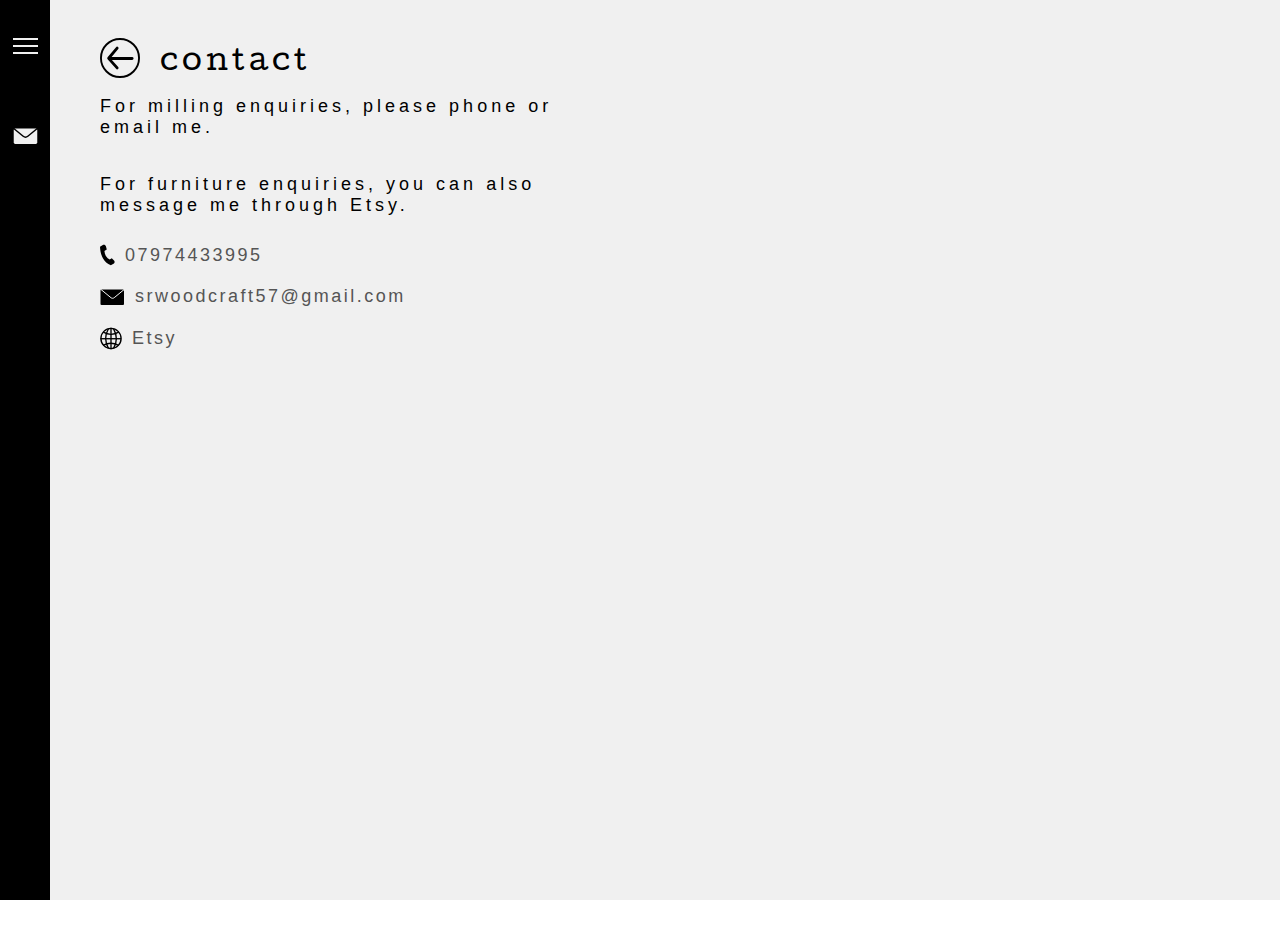
<file: contact.html>
<!DOCTYPE html>
<html lang="en">
<head>
    <meta charset="UTF-8">
    <meta name="viewport" content="width=device-width, initial-scale=1.0">
    <meta name="description" content="Mobile Milling Services and Rustic Furniture in Hampshire and West Sussex">
    <meta name="keywords" content="sr woodcraft, woodcraft, lumber, mobile, portable, milling, sawmill, chainsaw, rustic, furniture, wood, wooden, tree, trees, woodmizer, hampshire, sussex">
    <link rel="stylesheet" href="css/main.css">
    <title>Contact | SR Woodcraft</title>
</head>
<body>
    <div class="container">
        <!-- Sticky Footer Menu -->
        <nav class="footer-menu">
            <ul>
                <li class="menu-icon menu-toggle" id="hamburger">
                    <div class="hide-on-open"></div>
                    <div></div>
                    <div class="hide-on-open"></div>
                </li>
                <a id="mail" href="mailto:srwoodcraft57@gmail.com"></a>
                <a id="phone" href="tel:07974433995"></a>
            </ul>
        </nav>
        <!-- Side Menu -->
        <div class="side-menu">
            <a href="/" class="side-menu-link">home</a>
            <a href="/milling.html" class="side-menu-link">milling</a>
            <a href="/furniture.html" class="side-menu-link">furniture</a>
        </div>
        <!-- Contact Page -->
        <div class="contact-container">
            <div class="contact-section">
                <div class="contact-text">
                    <div class="contact-heading">
                        <a href="/"><img src="img/arrow_left_dark_icon.svg" alt=""></a>
                        <h1>contact</h1>
                    </div>
                    <p>For milling enquiries, please phone or email me.</p>
                    <p>For furniture enquiries, you can also message me through Etsy.</p>
                    <div class="contact-link-item">
                        <img id="contact-phone-icon" src="/img/phone_dark_icon.svg" alt="">
                        <a class="contact-link" href="tel:07974433995">07974433995</a>
                    </div>
                    <div class="contact-link-item">
                        <img id="contact-mail-icon" src="/img/mail_dark_icon.svg" alt="">
                        <a class="contact-link" href="mailto:srwoodcraft57@gmail.com">srwoodcraft57@gmail.com</a>
                    </div>
                    <div class="contact-link-item">
                        <img id="contact-globe-icon" src="/img/globe_dark_icon.svg" alt="">
                        <a class="contact-link" href="https://www.etsy.com/uk/shop/SRWoodcraft">Etsy</a>
                    </div>
                </div>
            </div>
        </div>
    </div>
    <script src="/index.js"></script>
</body>
</html>
</file>
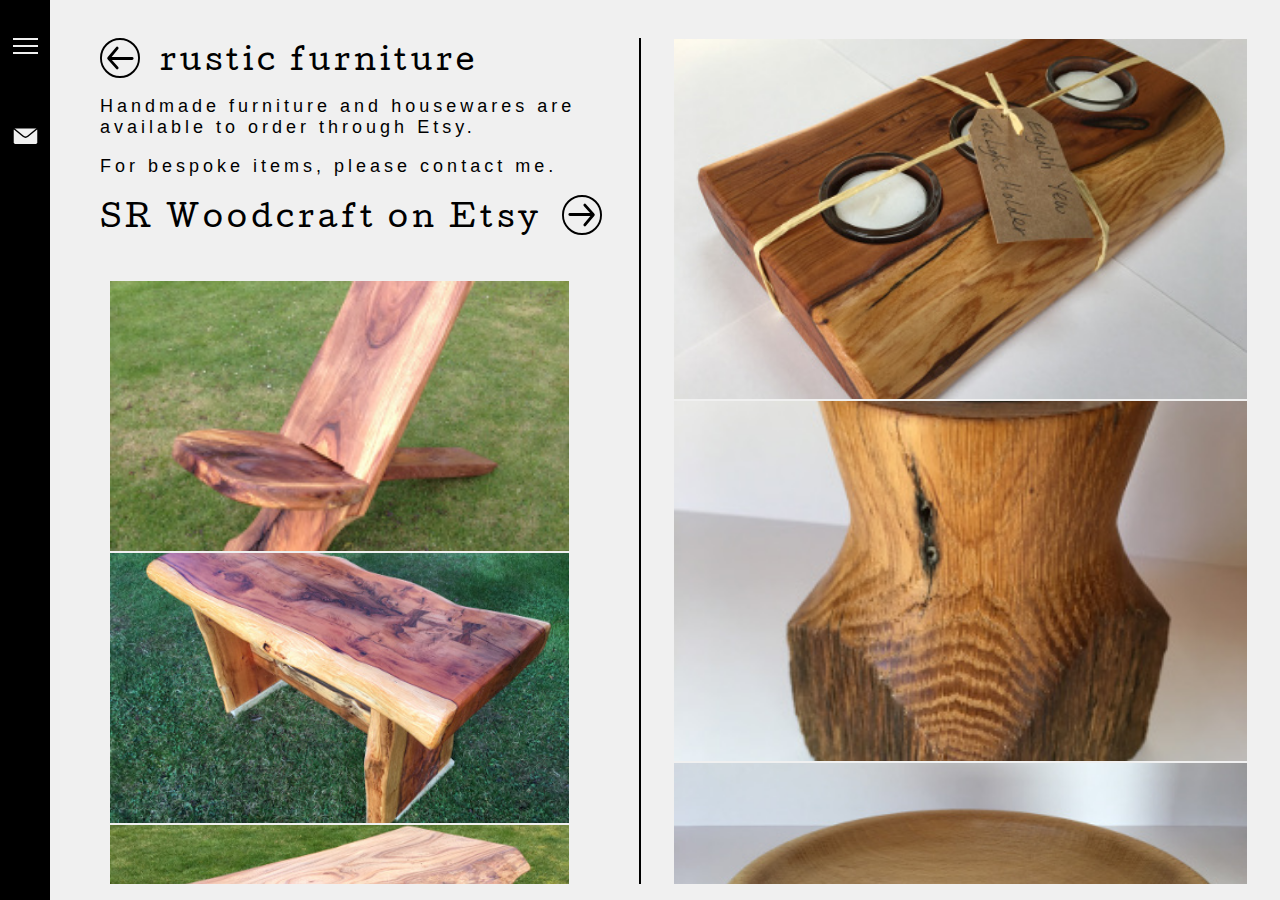
<file: furniture.html>
<!DOCTYPE html>
<html lang="en">
<head>
    <meta charset="UTF-8">
    <meta name="viewport" content="width=device-width, initial-scale=1.0">
    <meta name="description" content="Mobile Milling Services and Rustic Furniture in Hampshire and West Sussex">
    <meta name="keywords" content="sr woodcraft, woodcraft, lumber, mobile, portable, milling, sawmill, chainsaw, rustic, furniture, wood, wooden, tree, trees, woodmizer, hampshire, sussex">
    <link rel="stylesheet" href="css/main.css">
    <title>Furniture | SR Woodcraft</title>
</head>
<body>
    <div class="container">
        <!-- Sticky Footer Menu -->
        <nav class="footer-menu">
            <ul>
                <li class="menu-icon menu-toggle" id="hamburger">
                    <div class="hide-on-open"></div>
                    <div></div>
                    <div class="hide-on-open"></div>
                </li>
                <a id="mail" href="mailto:srwoodcraft57@gmail.com"></a>
                <a id="phone" href="tel:07974433995"></a>
            </ul>
        </nav>
        <!-- Side Menu -->
        <div class="side-menu">
            <a href="/" class="side-menu-link">home</a>
            <a href="/milling.html" class="side-menu-link">milling</a>
            <a href="/contact.html" class="side-menu-link">contact</a>
        </div>
        <!-- Furniture Page -->
        <div class="furniture-container" id="furniture">
            <div class="furniture-info-section">
                <div class="furniture-info-text">
                    <div class="furniture-heading">
                        <a href="/"><img src="img/arrow_left_dark_icon.svg" alt=""></a>
                        <h1>rustic furniture</h1>
                    </div>
                    <p>Handmade furniture and housewares are available to order through Etsy.</p>
                    <p>For bespoke items, please contact me.</p>
                    <div class="furniture-heading">
                        <h1 id="furniture-etsy-link">SR Woodcraft on Etsy</h1>
                        <a href="https://www.etsy.com/uk/shop/SRWoodcraft"><img src="img/arrow_right_dark_icon.svg" alt=""></a>
                    </div>
                </div>
                <div class="featured-gallery">
                    <ul class="featured-gallery-container">
                        <li><a href="img/furn_01_lg.JPG"><img src="img/furn_01_sm.JPG" loading="lazy" alt=""></a></li>
                        <li><a href="img/furn_10_lg.JPG"><img src="img/furn_10_sm.JPG" loading="lazy" alt=""></a></li>
                        <li><a href="img/furn_18_lg.JPG"><img src="img/furn_18_sm.JPG" loading="lazy" alt=""></a></li>
                        <li><a href="img/furn_19_lg.JPG"><img src="img/furn_19_sm.JPG" loading="lazy" alt=""></a></li>
                        <li><a href="img/furn_20_lg.JPG"><img src="img/furn_20_sm.JPG" loading="lazy" alt=""></a></li>
                        <li><a href="img/furn_21_lg.JPG"><img src="img/furn_21_sm.JPG" loading="lazy" alt=""></a></li>
                    </ul>
                </div>
            </div>
            <div class="furniture-gallery">
                <ul class="furniture-gallery-container">
                    <li>
                        <a href="/img/furn_04_lg.JPG"><img src="/img/furn_04_sm.JPG" loading="lazy" alt=""></a>
                    </li>
                    <li>
                        <a href="/img/furn_05_lg.JPG"><img src="/img/furn_05_sm.JPG" loading="lazy" alt=""></a>
                    </li>
                    <li>
                        <a href="/img/furn_06_lg.JPG"><img src="/img/furn_06_sm.JPG" loading="lazy" alt=""></a>
                    </li>
                    <li>
                        <a href="/img/furn_11_lg.JPG"><img src="/img/furn_11_sm.JPG" loading="lazy" alt=""></a>
                    </li>
                    <li>
                        <a href="/img/furn_12_lg.JPG"><img src="/img/furn_12_sm.JPG" loading="lazy" alt=""></a>
                    </li>
                    <li>
                        <a href="/img/furn_09_lg.JPG"><img src="/img/furn_09_sm.JPG" loading="lazy" alt=""></a>
                    </li>
                    <li>
                        <a href="/img/furn_07_lg.JPG"><img src="/img/furn_07_sm.JPG" loading="lazy" alt=""></a>
                    </li>
                    <li>
                        <a href="/img/furn_08_lg.JPG"><img src="/img/furn_08_sm.JPG" loading="lazy" alt=""></a>
                    </li>
                    <li>
                        <a href="/img/furn_13_lg.JPG"><img src="/img/furn_13_sm.JPG" loading="lazy" alt=""></a>
                    </li>
                    <li>
                        <a href="/img/furn_14_lg.JPG"><img src="/img/furn_14_sm.JPG" loading="lazy" alt=""></a>
                    </li> 
                    <li>
                        <a href="/img/furn_15_lg.JPG"><img src="/img/furn_15_sm.JPG" loading="lazy" alt=""></a>
                    </li> 
                    <li>
                        <a href="/img/furn_16_lg.JPG"><img src="/img/furn_16_sm.JPG" loading="lazy" alt=""></a>
                    </li>
                    <li>
                        <a href="/img/furn_17_lg.JPG"><img src="/img/furn_17_sm.JPG" loading="lazy" alt=""></a>
                    </li> 
                </ul>
            </div>
        </div>
    </div>
    <script src="/index.js"></script>
</body>
</html>
</file>
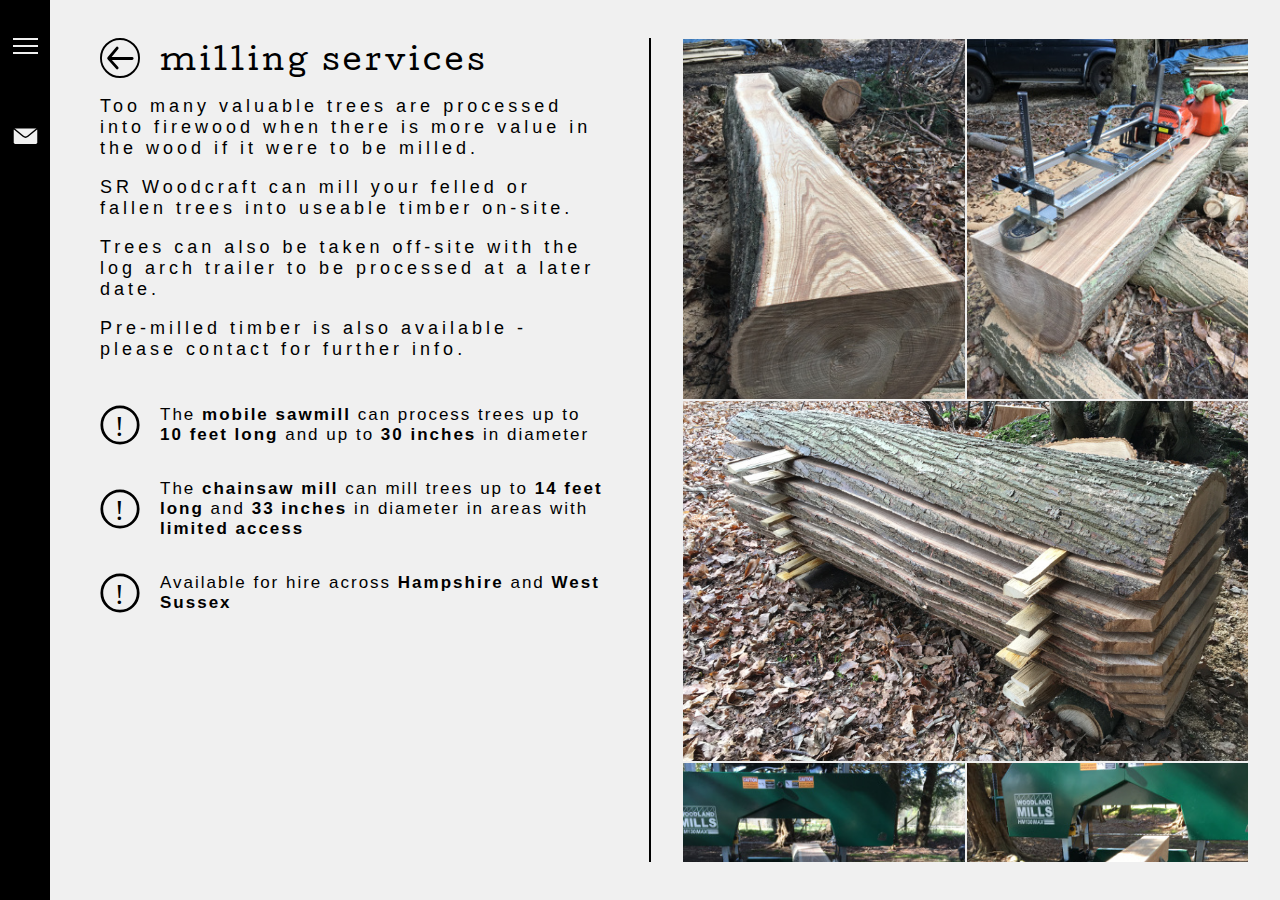
<file: milling.html>
<!DOCTYPE html>
<html lang="en">
<head>
    <meta charset="UTF-8">
    <meta name="viewport" content="width=device-width, initial-scale=1.0">
    <meta name="description" content="Mobile Milling Services and Rustic Furniture in Hampshire and West Sussex">
    <meta name="keywords" content="sr woodcraft, woodcraft, lumber, mobile, portable, milling, sawmill, chainsaw, rustic, furniture, wood, wooden, tree, trees, woodmizer, hampshire, sussex">
    <link rel="stylesheet" href="css/main.css">
    <title>Milling | SR Woodcraft</title>
</head>
<body>
    <div class="container">
        <!-- Sticky Footer Menu -->
        <nav class="footer-menu">
            <ul>
                <li class="menu-icon menu-toggle" id="hamburger">
                    <div class="hide-on-open"></div>
                    <div></div>
                    <div class="hide-on-open"></div>
                </li>
                <a id="mail" href="mailto:srwoodcraft57@gmail.com"></a>
                <a id="phone" href="tel:07974433995"></a>
            </ul>
        </nav>
        <!-- Side Menu -->
        <div class="side-menu">
            <a href="/" class="side-menu-link">home</a>
            <a href="/furniture.html" class="side-menu-link">furniture</a>
            <a href="/contact.html" class="side-menu-link">contact</a>
        </div>
        <!-- Milling Page -->
        <div class="milling-container" id="milling">
            <div class="info-section">
                <div class="info-text">
                    <div class="heading">
                        <a href="/"><img src="img/arrow_left_dark_icon.svg" alt=""></a>
                        <h1>milling services</h1>
                    </div>
                    <p>Too many valuable trees are processed into firewood when there is more value in the wood if it were to be milled.</p>
                    <p>SR Woodcraft can mill your felled or fallen trees into useable timber on-site.</p>
                    <p>Trees can also be taken off-site with the log arch trailer to be processed at a later date.</p>
                    <p>Pre-milled timber is also available - please contact for further info.</p>
                </div>
                <div class="info-bullets">
                    <div class="info-bullet-item">
                        <img id="location-icon" src="img/bullet_icon.svg" alt="">
                        <p>The <strong>mobile sawmill</strong> can process trees up to <strong>10 feet long</strong> and up to <strong>30 inches</strong> in diameter</p>
                    </div>
                    <div class="info-bullet-item">
                        <img id="location-icon" src="img/bullet_icon.svg" alt="">
                        <p>The <strong>chainsaw mill</strong> can mill trees up to <strong>14 feet long</strong> and <strong>33 inches</strong> in diameter in areas with <strong>limited access</strong></p>
                    </div>
                    <div class="info-bullet-item">
                        <img id="location-icon" src="img/bullet_icon.svg" alt="">
                        <p>Available for hire across <strong>Hampshire</strong> and <strong>West Sussex</strong></p>
                    </div>
                </div>
            </div>
            <div class="gallery">
                <ul class="gallery-container">
                    <li>
                        <a href="/img/img_01_lg.JPG"><img src="/img/img_01_sm.JPG" loading="lazy" alt=""></a>
                    </li>
                    <li>
                        <a href="/img/img_02_lg.JPG"><img src="/img/img_02_sm.JPG" loading="lazy" alt=""></a>
                    </li>
                    <li>
                        <a href="/img/img_03_lg.JPG"><img src="/img/img_03_sm.JPG" loading="lazy" alt=""></a>
                    </li>
                    <li>
                        <a href="/img/img_04_lg.JPG"><img src="/img/img_04_sm.JPG" loading="lazy" alt=""></a>
                    </li>
                    <li>
                        <a href="/img/img_05_lg.JPG"><img src="/img/img_05_sm.JPG" loading="lazy" alt=""></a>
                    </li>
                    <li>
                        <a href="/img/img_06_lg.JPG"><img src="/img/img_06_sm.JPG" loading="lazy" alt=""></a>
                    </li>
                    <li>
                        <a href="/img/img_07_lg.JPG"><img src="/img/img_07_sm.JPG" loading="lazy" alt=""></a>
                    </li>
                    <li>
                        <a href="/img/img_08_lg.JPG"><img src="/img/img_08_sm.JPG" loading="lazy" alt=""></a>
                    </li>
                    <li>
                        <a href="/img/img_09_lg.JPG"><img src="/img/img_09_sm.JPG" loading="lazy" alt=""></a>
                    </li>
                    <li>
                        <a href="/img/img_10_lg.JPG"><img src="/img/img_10_sm.JPG" loading="lazy" alt=""></a>
                    </li>
                    <li>
                        <a href="/img/img_11_lg.JPG"><img src="/img/img_11_sm.JPG" loading="lazy" alt=""></a>
                    </li>
                    <li>
                        <a href="/img/img_12_lg.JPG"><img src="/img/img_12_sm.JPG" loading="lazy" alt=""></a>
                    </li> 
                    <li>
                        <a href="/img/img_13_lg.JPG"><img src="/img/img_13_sm.JPG" loading="lazy" alt=""></a>
                    </li> 
                    <li>
                        <a href="/img/img_14_lg.JPG"><img src="/img/img_14_sm.JPG" loading="lazy" alt=""></a>
                    </li>
                    <li>
                        <a href="/img/img_15_lg.JPG"><img src="/img/img_15_sm.JPG" loading="lazy" alt=""></a>
                    </li> 
                </ul>
            </div>
        </div>
    </div>
    <script src="/index.js"></script>
</body>
</html>
</file>
<file: css/main.css>
@import url("https://fonts.googleapis.com/css2?family=Cutive&display=swap");
:root {
  font-size: 16px;
  scroll-behavior: smooth;
}

html, body {
  height: 100%;
  width: 100%;
  margin: 0;
  padding: 0;
}

a {
  text-decoration: none;
}

.container {
  height: 100vh;
  width: 100%;
}

.footer-menu {
  background: #000;
  border-top: 1px solid #F0F0F0;
  width: 100%;
  height: 50px;
  position: fixed;
  bottom: 0;
  z-index: 6;
}
.footer-menu ul {
  padding: 0;
  display: flex;
  justify-content: space-around;
  align-items: center;
  margin: 12px 0;
}
.footer-menu ul li {
  list-style: none;
  cursor: pointer;
}
.footer-menu ul #hamburger {
  height: 20px;
  width: 25px;
  margin-top: 3.5px;
}
.footer-menu ul #hamburger div {
  width: 25px;
  height: 2px;
  background: #F0F0F0;
  margin-bottom: 5px;
}
.footer-menu ul #hamburger div.hidden-on-active {
  transform: scale(2);
  opacity: 0;
  transition: all 0.3s ease-in-out;
}
.footer-menu ul #phone {
  height: 22px;
  width: 15px;
  background: url("../img/phone_icon.svg");
  background-size: cover;
}
.footer-menu ul #mail {
  height: 16px;
  width: 25px;
  background: url("../img/mail_icon.svg");
  background-size: cover;
}

@media (min-width: 1000px) {
  .footer-menu {
    height: 100%;
    width: 50px;
    border-right: 1px solid #F0F0F0;
  }
  .footer-menu ul {
    flex-direction: column;
    height: 30%;
    margin: 0;
  }
  .footer-menu ul #phone {
    opacity: 0;
    cursor: default;
  }
}
.side-menu {
  height: calc(100% - 50px);
  width: 250px;
  background: #000;
  display: flex;
  flex-direction: column;
  justify-content: flex-end;
  align-items: center;
  position: fixed;
  z-index: 5;
  left: -250px;
  transition: all 0.3s ease-in-out;
}
.side-menu :last-of-type {
  padding-bottom: 20px;
}
.side-menu .side-menu-link {
  color: #F0F0F0;
  font-family: "Cutive";
  font-size: 1.5rem;
  letter-spacing: 3.5px;
  max-width: 60%;
  margin: 12px 0;
  text-align: center;
}
.side-menu .side-menu-link:hover {
  color: #222;
}

.side-menu-open {
  left: 0px;
}

@media (min-width: 1000px) {
  .side-menu {
    height: 100%;
    justify-content: flex-start;
  }
  .side-menu .side-menu-link {
    margin: 25px 0 15px 50px;
  }
}
.home-container {
  position: relative;
  height: 100%;
  width: 100%;
  display: flex;
}
.home-container #home-logo {
  height: 200px;
  width: 200px;
  position: absolute;
  margin: auto;
  left: 0;
  right: 0;
  top: 0;
  bottom: 0;
  background: url("../img/round_logo.png");
  background-size: contain;
  z-index: 4;
  cursor: pointer;
}
.home-container .left-section, .home-container .right-section {
  height: 100%;
  width: 50%;
}
.home-container .section-overlay {
  background: rgba(0, 0, 0, 0.55);
  height: 100%;
  width: 50%;
  position: absolute;
}
.home-container .section-text {
  width: 100%;
  height: 50%;
  margin: 0;
  display: flex;
  flex-direction: column;
  position: relative;
  top: 50%;
  transform: translatey(-50%);
}
.home-container .section-text h1 {
  font-family: "Cutive";
  color: #F0F0F0;
  font-weight: 400;
  font-size: 3.875rem;
  letter-spacing: 6px;
  text-align: center;
  z-index: 4;
}
.home-container .section-text a {
  height: 70px;
  width: 70px;
  display: inherit;
  margin: 0 auto;
  z-index: 4;
  cursor: pointer;
}
.home-container .section-text a img {
  height: 70px;
  width: 70px;
}
.home-container .left-section {
  background: url("../img/home-left-image.JPG");
  background-size: cover;
  background-position: center;
  border-right: 2px solid #F0F0F0;
}
.home-container .right-section {
  background: url("../img/home-right-image.jpg");
  background-size: cover;
  background-position: center;
}

@media (max-width: 1000px) {
  .home-container {
    min-height: 500px;
    flex-direction: column;
  }
  .home-container #home-logo {
    height: 120px;
    width: 120px;
  }
  .home-container .left-section, .home-container .right-section {
    height: 50%;
    width: 100%;
  }
  .home-container .left-section h1, .home-container .right-section h1 {
    font-size: 2rem;
  }
  .home-container .section-overlay {
    width: 100%;
    height: inherit;
  }
  .home-container .section-text {
    flex-direction: row;
    align-items: center;
    justify-content: center;
  }
  .home-container .section-text h1 {
    margin-left: 50px;
  }
  .home-container .section-text a {
    height: 40px;
    width: 40px;
    margin: 0 20px;
  }
  .home-container .section-text a img {
    height: 40px;
    width: 40px;
  }
  .home-container .left-section {
    border-bottom: 2px solid #F0F0F0;
    border-right: none;
  }
}
.milling-container {
  position: relative;
  height: 100%;
  width: 100%;
  display: flex;
  background: #F0F0F0;
  overflow: hidden;
}
.milling-container p {
  font-family: Calibri, "Trebuchet MS", sans-serif;
  font-weight: 400;
}
.milling-container .info-section, .milling-container .gallery {
  width: 50%;
  margin: 3% 0;
}
.milling-container .info-section {
  border-right: 2px solid #000;
  overflow: auto;
  padding-right: 20px;
}
.milling-container .info-text {
  width: 80%;
  margin: 0 50px 0 100px;
  padding-bottom: 10px;
}
.milling-container .info-text .heading {
  display: flex;
}
.milling-container .info-text .heading a {
  height: 40px;
  width: 40px;
}
.milling-container .info-text .heading a img {
  height: 40px;
  width: 40px;
}
.milling-container .info-text .heading h1 {
  font-family: "Cutive";
  font-weight: 400;
  font-size: 1.8rem;
  letter-spacing: 4px;
  margin: 0 0 0 20px;
  align-self: center;
}
.milling-container .info-text p {
  font-size: 1.125rem;
  letter-spacing: 4px;
}
.milling-container .info-bullets {
  width: 80%;
  height: 55%;
  margin: 0 50px 0 100px;
  display: flex;
  flex-direction: column;
}
.milling-container .info-bullets .info-bullet-item {
  display: flex;
  align-items: center;
}
.milling-container .info-bullets .info-bullet-item img {
  margin-right: 20px;
  height: 40px;
}
.milling-container .info-bullets .info-bullet-item p {
  font-size: 1.0625rem;
  letter-spacing: 2px;
}
.milling-container .gallery {
  overflow: auto;
}
.milling-container .gallery .gallery-container {
  width: 90%;
  display: flex;
  flex-wrap: wrap;
  margin: 0 auto;
  padding: 0;
  overflow: hidden;
}
.milling-container .gallery .gallery-container li {
  list-style: none;
  height: 40vh;
  flex-grow: 1;
  margin: 1px;
}
.milling-container .gallery .gallery-container li img {
  max-height: 100%;
  min-width: 100%;
  object-fit: cover;
  vertical-align: bottom;
}

@media (max-width: 1000px) {
  .milling-container {
    height: auto;
    flex-direction: column;
  }
  .milling-container .info-section, .milling-container .gallery {
    height: 100%;
    width: 100%;
  }
  .milling-container .info-text {
    height: auto;
    margin: 10px auto;
  }
  .milling-container .info-text .heading a {
    height: 30px;
    width: 30px;
  }
  .milling-container .info-text .heading a img {
    height: 30px;
    width: 30px;
  }
  .milling-container .info-text .heading h1 {
    font-size: 1.375rem;
    letter-spacing: 4px;
    margin: 0 0 0 20px;
  }
  .milling-container .info-text p {
    font-size: 1rem;
    letter-spacing: 3.5px;
  }
  .milling-container .info-bullets {
    width: 80%;
    height: 50%;
    margin: 0 auto;
    padding-bottom: 25px;
  }
  .milling-container .info-bullets .info-bullet-item {
    margin: 0;
    align-items: center;
    justify-content: space-around;
  }
  .milling-container .info-bullets .info-bullet-item img {
    width: 20%;
    margin: 0 5% 0 0;
  }
  .milling-container .info-bullets .info-bullet-item p {
    width: 75%;
    font-size: 0.9rem;
    letter-spacing: 1.8px;
  }

  .gallery {
    padding-bottom: 50px;
    /*Padding to move bottom above mobile menu bar*/
  }
}
.furniture-container {
  position: relative;
  height: 100%;
  width: 100%;
  display: flex;
  background: #F0F0F0;
  overflow: hidden;
}
.furniture-container p {
  font-family: Calibri, "Trebuchet MS", sans-serif;
  font-weight: 400;
}
.furniture-container .furniture-info-section, .furniture-container .furniture-gallery {
  height: 94%;
  width: 50%;
  margin: 3% 0;
}
.furniture-container .furniture-info-section {
  border-right: 2px solid #000;
  overflow: auto;
}
.furniture-container .furniture-info-section .furniture-info-text {
  width: 80%;
  margin: 0 50px 0 100px;
  padding-bottom: 25px;
}
.furniture-container .furniture-info-section .furniture-info-text .furniture-heading {
  display: flex;
}
.furniture-container .furniture-info-section .furniture-info-text .furniture-heading a {
  height: 40px;
  width: 40px;
}
.furniture-container .furniture-info-section .furniture-info-text .furniture-heading a img {
  height: 40px;
  width: 40px;
}
.furniture-container .furniture-info-section .furniture-info-text .furniture-heading h1 {
  font-family: "Cutive";
  font-weight: 400;
  font-size: 1.8rem;
  letter-spacing: 4px;
  margin: 0 0 0 20px;
  align-self: center;
}
.furniture-container .furniture-info-section .furniture-info-text #furniture-etsy-link {
  margin: 0 20px 0 0;
}
.furniture-container .furniture-info-section .furniture-info-text p {
  font-size: 1.125rem;
  letter-spacing: 4px;
}
.furniture-container .furniture-info-section .featured-gallery {
  width: 80%;
  margin: 3% auto;
}
.furniture-container .furniture-info-section .featured-gallery .featured-gallery-container {
  width: 90%;
  display: flex;
  flex-wrap: wrap;
  margin: 0 auto;
}
.furniture-container .furniture-info-section .featured-gallery .featured-gallery-container li {
  list-style: none;
  height: 30vh;
  flex-grow: 1;
  margin: 1px;
}
.furniture-container .furniture-info-section .featured-gallery .featured-gallery-container li img {
  max-height: 100%;
  min-width: 100%;
  object-fit: cover;
  vertical-align: bottom;
}
.furniture-container .furniture-gallery {
  overflow: auto;
}
.furniture-container .furniture-gallery .furniture-gallery-container {
  width: 90%;
  display: flex;
  flex-wrap: wrap;
  margin: 0 auto;
  padding: 0;
  overflow: hidden;
}
.furniture-container .furniture-gallery .furniture-gallery-container li {
  list-style: none;
  height: 40vh;
  flex-grow: 1;
  margin: 1px;
}
.furniture-container .furniture-gallery .furniture-gallery-container li img {
  max-height: 100%;
  min-width: 100%;
  object-fit: cover;
  vertical-align: bottom;
}

@media (max-width: 1000px) {
  .furniture-container {
    height: auto;
    flex-direction: column;
  }
  .furniture-container .furniture-info-section, .furniture-container .furniture-gallery {
    height: 100%;
    width: 100%;
  }
  .furniture-container .furniture-info-section .furniture-info-text {
    height: auto;
    margin: 10px auto;
  }
  .furniture-container .furniture-info-section .furniture-info-text .furniture-heading a {
    height: 30px;
    width: 30px;
  }
  .furniture-container .furniture-info-section .furniture-info-text .furniture-heading a img {
    height: 30px;
    width: 30px;
  }
  .furniture-container .furniture-info-section .furniture-info-text .furniture-heading h1 {
    font-size: 1.375rem;
    letter-spacing: 4px;
    margin: 0 0 0 20px;
  }
  .furniture-container .furniture-info-section .furniture-info-text p {
    font-size: 1rem;
    letter-spacing: 3.5px;
  }
  .furniture-container .furniture-info-section .featured-gallery {
    height: auto;
    width: 100%;
    padding-bottom: 25px;
  }
  .furniture-container .furniture-info-section .featured-gallery .featured-gallery-container {
    padding: 0;
  }

  .furniture-gallery {
    padding-bottom: 50px;
    /*Padding to move bottom above mobile menu bar*/
  }
}
.contact-container {
  position: relative;
  height: 100%;
  width: 100%;
  background: #F0F0F0;
  display: flex;
}
.contact-container p, .contact-container .contact-link {
  font-family: Calibri, "Trebuchet MS", sans-serif;
  font-weight: 400;
}
.contact-container .contact-section {
  height: 100%;
  width: 50%;
  margin: 3% 0;
}
.contact-container .contact-section .contact-text {
  width: 80%;
  height: 100%;
  margin: 0 50px 0 100px;
  padding-bottom: 10px;
  display: flex;
  flex-direction: column;
}
.contact-container .contact-section .contact-text .contact-heading {
  display: flex;
}
.contact-container .contact-section .contact-text .contact-heading a {
  height: 40px;
  width: 40px;
}
.contact-container .contact-section .contact-text .contact-heading a img {
  height: 40px;
  width: 40px;
}
.contact-container .contact-section .contact-text .contact-heading h1 {
  font-family: "Cutive";
  font-weight: 400;
  font-size: 1.8rem;
  letter-spacing: 4px;
  margin: 0 0 0 20px;
  align-self: center;
}
.contact-container .contact-section .contact-text #contact-phone-icon {
  height: 22px;
  width: 15px;
}
.contact-container .contact-section .contact-text #contact-mail-icon {
  height: 16px;
  width: 25px;
}
.contact-container .contact-section .contact-text #contact-globe-icon {
  height: 23px;
  width: 22px;
}
.contact-container .contact-section .contact-text .contact-link-item {
  display: flex;
  align-items: center;
  margin: 10px 0;
}
.contact-container .contact-section .contact-text .contact-link-item .contact-link {
  margin-left: 10px;
  text-decoration: none;
  font-size: 1.125rem;
  letter-spacing: 2.5px;
  color: #555;
}
.contact-container .contact-section .contact-text .contact-link-item .contact-link:hover {
  color: #999;
}
.contact-container .contact-section .contact-text p {
  font-size: 1.125rem;
  letter-spacing: 4px;
}

@media (max-width: 1000px) {
  .contact-container {
    height: 100%;
  }
  .contact-container .contact-section {
    height: 100%;
    width: 100%;
  }
  .contact-container .contact-section .contact-text {
    height: auto;
    margin: 10px auto;
  }
  .contact-container .contact-section .contact-text .contact-heading a {
    height: 30px;
    width: 30px;
  }
  .contact-container .contact-section .contact-text .contact-heading a img {
    height: 30px;
    width: 30px;
  }
  .contact-container .contact-section .contact-text .contact-heading h1 {
    font-size: 1.375rem;
    letter-spacing: 4px;
    margin: 0 0 0 20px;
  }
  .contact-container .contact-section .contact-text .contact-link-item .contact-link {
    font-size: 1rem;
    letter-spacing: 3.5px;
  }
  .contact-container .contact-section .contact-text p {
    font-size: 1rem;
    letter-spacing: 3.5px;
  }
}

/*# sourceMappingURL=main.css.map */
</file>
